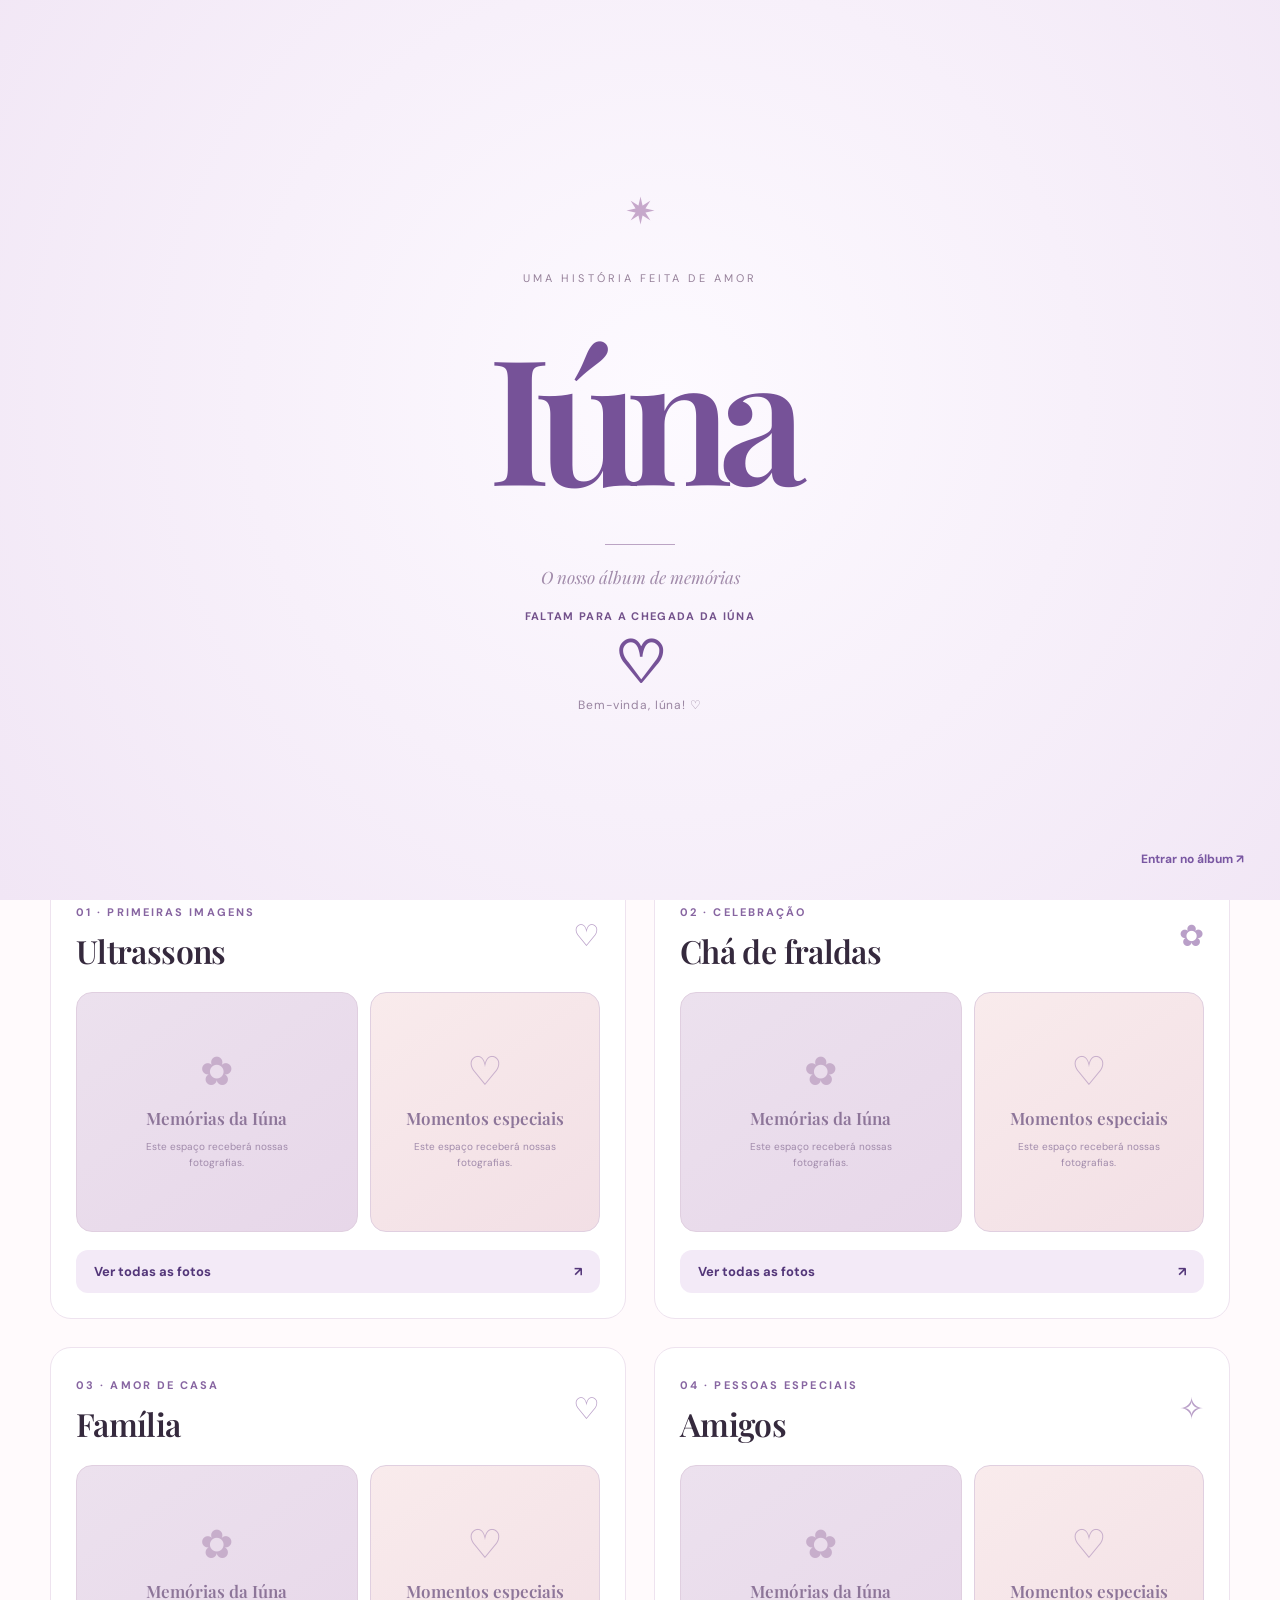
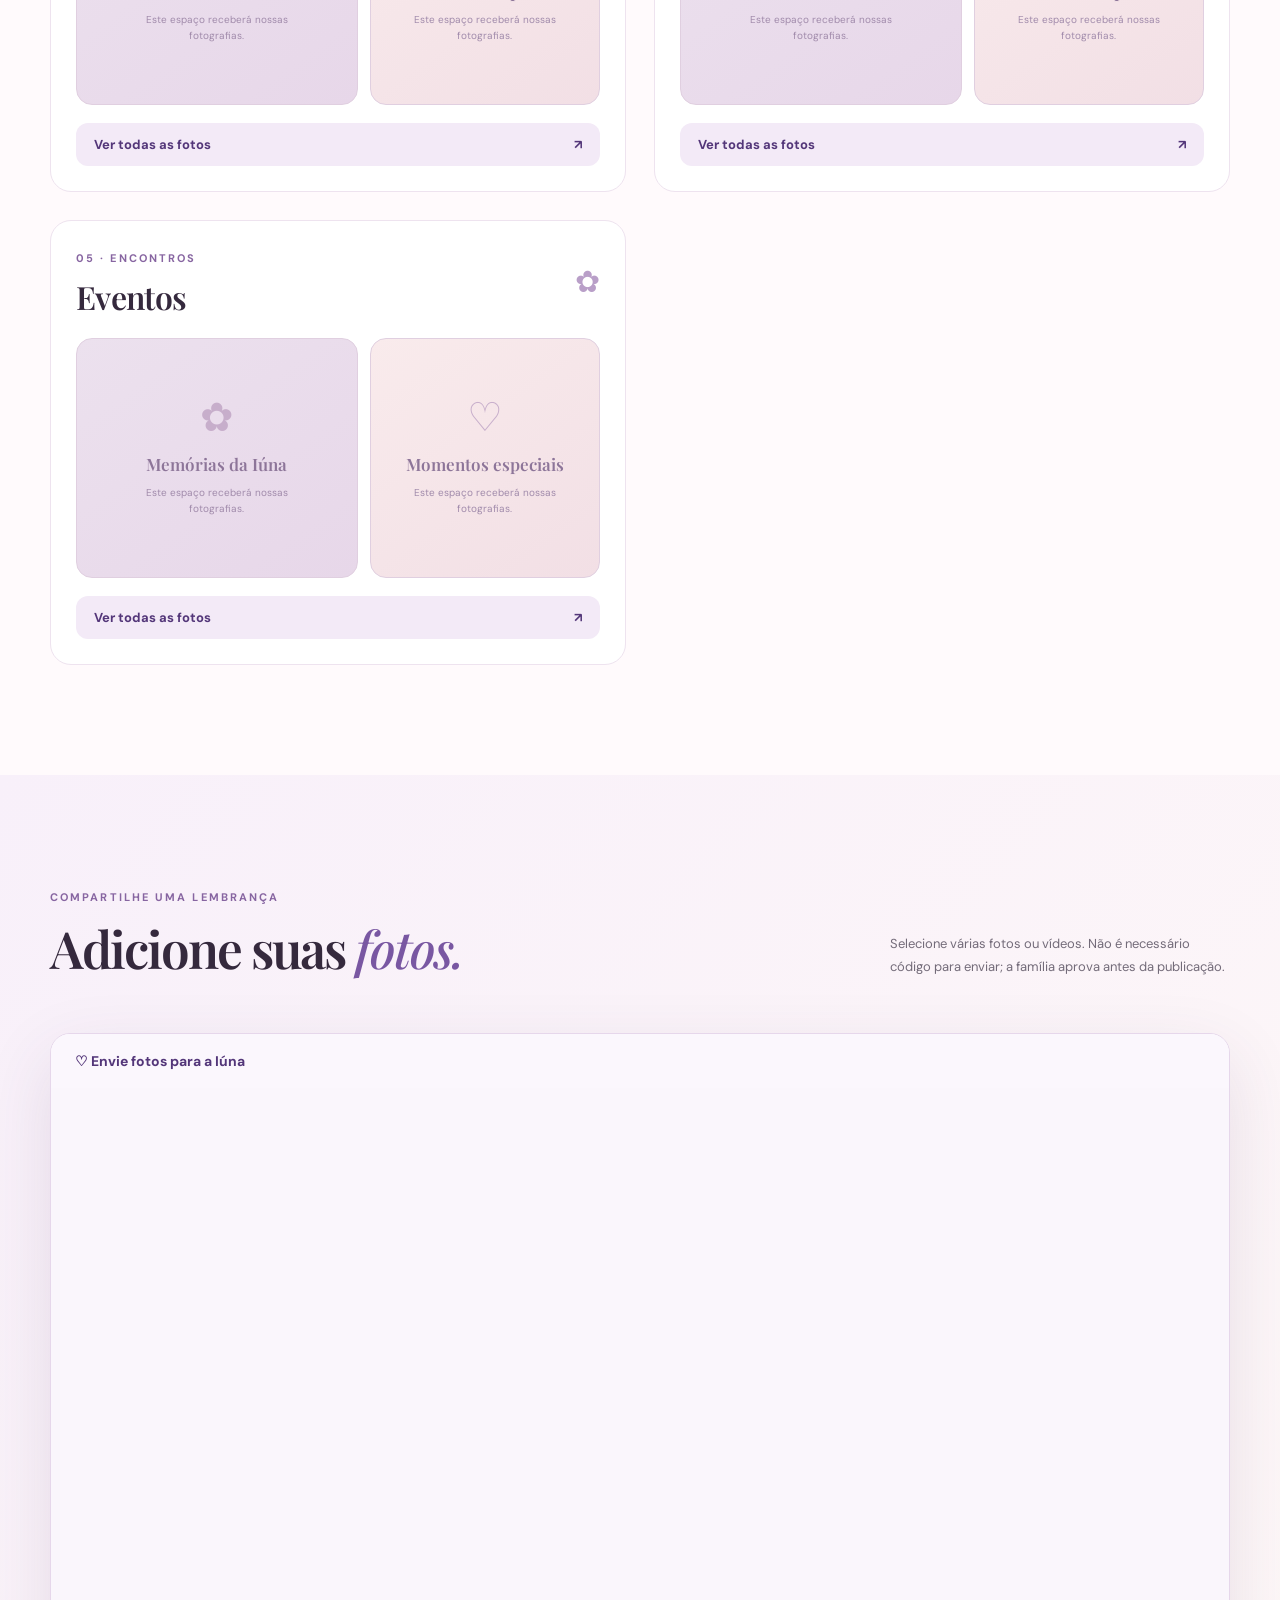
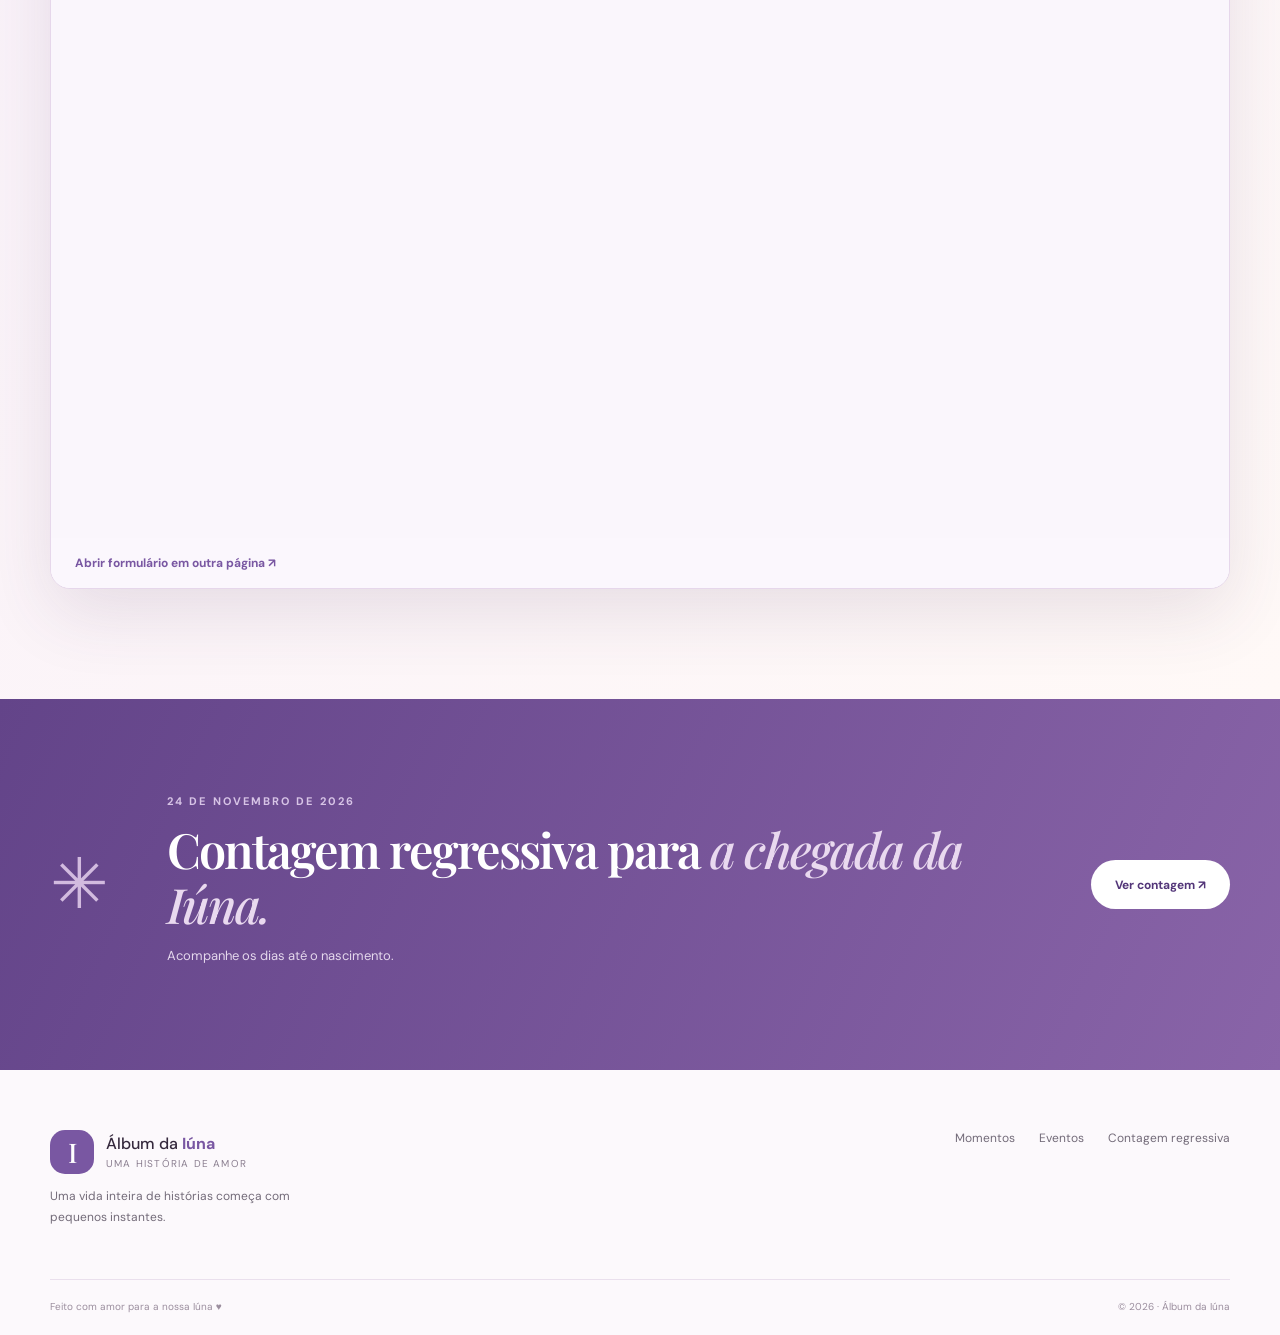
<file: index.html>
<!doctype html>
<html lang="pt-BR">
<head>
  <meta charset="utf-8">
  <meta name="viewport" content="width=device-width,initial-scale=1">
  <meta name="theme-color" content="#7957a2">
  <meta name="description" content="Álbum da Iúna — ultrassons, momentos em família, amigos, encontros e lembranças de uma espera cheia de amor.">
  <title>Álbum da Iúna — Cada momento, uma memória</title>
  <link rel="preconnect" href="https://fonts.googleapis.com">
  <link rel="preconnect" href="https://fonts.gstatic.com" crossorigin>
  <link href="https://fonts.googleapis.com/css2?family=DM+Sans:wght@400;500;600;700&family=Playfair+Display:ital,wght@0,500;0,600;0,700;1,500;1,600&display=swap" rel="stylesheet">
  <link rel="stylesheet" href="./assets/css/site.css">
  <script defer src="./assets/js/site.js"></script>
</head>
<body data-page="home">
  <a class="skip" href="#principal">Pular para o conteúdo</a>
  <div class="intro" id="intro" aria-label="Bem-vindo ao Álbum da Iúna">
    <div class="intro__inside">
      <span class="intro__star" aria-hidden="true">✷</span>
      <p>Uma história feita de amor</p>
      <strong id="introName">Iúna</strong>
      <span class="intro__line"></span>
      <small>O nosso álbum de memórias</small>
      <div class="intro-count" aria-label="Contagem regressiva para o nascimento"><span>Faltam para a chegada da Iúna</span><strong id="introDays">--</strong><span id="introRest">dias · --h --min --s</span></div>
    </div>
    <button class="intro__skip" id="skipIntro" type="button">Entrar no álbum ↗</button>
  </div>
  <a class="floating-count" id="floatingCount" href="./nascimento.html" aria-label="Ver contagem regressiva do nascimento da Iúna" hidden><span class="floating-count__heart">♡</span><span><small>Chegada da Iúna</small><strong id="floatingDays">-- dias</strong><small id="floatingRest">--h --min</small></span><span aria-hidden="true">↗</span></a>
  <header class="header">
    <div class="container header__in">
      <a class="logo" href="./index.html" aria-label="Álbum da Iúna — início"><span class="logo__mark">I</span><span>Álbum da <strong>Iúna</strong><small>uma história de amor</small></span></a>
      <button class="nav-toggle" id="navToggle" aria-controls="nav" aria-expanded="false" aria-label="Abrir menu"><span></span><span></span><span></span></button>
      <nav class="nav" id="nav" aria-label="Menu principal">
        <a href="#momentos">Momentos</a>
        <a href="#ultrassons">Ultrassons</a>
        <a href="#familia">Família</a>
        <a href="#amigos">Amigos</a>
        <a href="#eventos">Eventos</a>
        <a href="#enviar">Enviar fotos ♡</a>
        <a class="nav__special" href="./nascimento.html">Contagem regressiva <span>↗</span></a>
      </nav>
    </div>
  </header>
  <main id="principal">
<section class="hero hero--compact"><div class="container hero__layout">
  <div class="hero__content"><div class="eyebrow"><span class="eyebrow__dot"></span> ÁLBUM DA IÚNA</div>
  <h1>Momentos que ficam <em>para sempre.</em></h1>
  <p>Os ultrassons, a família, os amigos e os encontros que fazem parte da história da Iúna — tudo em um só lugar.</p>
  <div class="hero__actions"><a class="btn btn--primary" href="#momentos">Ver fotografias ↗</a><a class="btn btn--line" href="#enviar">Enviar minhas fotos ♡</a></div>
  <div class="hero__foot">Fotos publicadas após aprovação da família.</div></div>
  <div class="hero__art"><div class="art__arc art__arc--one"></div><div class="art__arc art__arc--two"></div><div class="art__frame"><span class="art__little">um álbum de amor</span><strong>Iúna</strong><span class="art__flower">✿</span><em>nossas memórias</em></div></div>
</div></section>
<section class="section gallery-home" id="momentos"><div class="container">
  <div class="section__heading"><div><span class="kicker">FOTOGRAFIAS</span><h2>Nossos <em>álbuns.</em></h2></div><p>Escolha um momento. Clique em uma foto para ampliar e ler a legenda.</p></div>
  <div class="gallery-home__grid">
    <article class="gallery-home__album" id="ultrassons"><div class="gallery-home__title"><div><span class="kicker">01 · PRIMEIRAS IMAGENS</span><h3>Ultrassons</h3></div><span>♡</span></div><div class="photo-group" id="galeria-ultrassons" data-album="ultrassons"></div><a class="album-open" href="./album.html?album=ultrassons" aria-label="Ver todas as fotos de Ultrassons">Ver todas as fotos <span>↗</span></a></article>
    <article class="gallery-home__album" id="cha"><div class="gallery-home__title"><div><span class="kicker">02 · CELEBRAÇÃO</span><h3>Chá de fraldas</h3></div><span>✿</span></div><div class="photo-group" id="galeria-cha" data-album="cha"></div><a class="album-open" href="./album.html?album=cha" aria-label="Ver todas as fotos de Chá de fraldas">Ver todas as fotos <span>↗</span></a></article>
    <article class="gallery-home__album" id="familia"><div class="gallery-home__title"><div><span class="kicker">03 · AMOR DE CASA</span><h3>Família</h3></div><span>♡</span></div><div class="photo-group" id="galeria-familia" data-album="familia"></div><a class="album-open" href="./album.html?album=familia" aria-label="Ver todas as fotos de Família">Ver todas as fotos <span>↗</span></a></article>
    <article class="gallery-home__album" id="amigos"><div class="gallery-home__title"><div><span class="kicker">04 · PESSOAS ESPECIAIS</span><h3>Amigos</h3></div><span>✧</span></div><div class="photo-group" id="galeria-amigos" data-album="amigos"></div><a class="album-open" href="./album.html?album=amigos" aria-label="Ver todas as fotos de Amigos">Ver todas as fotos <span>↗</span></a></article>
    <article class="gallery-home__album" id="eventos"><div class="gallery-home__title"><div><span class="kicker">05 · ENCONTROS</span><h3>Eventos</h3></div><span>✿</span></div><div class="photo-group" id="galeria-eventos" data-album="eventos"></div><a class="album-open" href="./album.html?album=eventos" aria-label="Ver todas as fotos de Eventos">Ver todas as fotos <span>↗</span></a></article>
  </div>
</div></section>
<section class="section upload-home" id="enviar"><div class="container">
 <div class="section__heading"><div><span class="kicker">COMPARTILHE UMA LEMBRANÇA</span><h2>Adicione suas <em>fotos.</em></h2></div><p>Selecione várias fotos ou vídeos. Não é necessário código para enviar; a família aprova antes da publicação.</p></div>
 <div class="upload-home__panel"><div class="upload-home__head">♡ Envie fotos para a Iúna</div><div id="uploadEmbed"><p class="upload-home__message">Carregando formulário…</p></div><div class="upload-home__foot"><a href="./enviar-fotos.html">Abrir formulário em outra página ↗</a></div></div>
</div></section>
<section class="arrival"><div class="container arrival__wrap"><span class="arrival__symbol">✳</span><div><span class="kicker">24 DE NOVEMBRO DE 2026</span><h2>Contagem regressiva para <em>a chegada da Iúna.</em></h2><p>Acompanhe os dias até o nascimento.</p></div><a class="btn btn--light" href="./nascimento.html">Ver contagem ↗</a></div></section>
</main>
    <footer class="footer"><div class="container footer__grid"><div><a class="logo logo--footer" href="./index.html"><span class="logo__mark">I</span><span>Álbum da <strong>Iúna</strong><small>uma história de amor</small></span></a><p>Uma vida inteira de histórias começa com pequenos instantes.</p></div><nav aria-label="Links do rodapé"><a href="#momentos">Momentos</a><a href="#eventos">Eventos</a><a href="./nascimento.html">Contagem regressiva</a></nav></div><div class="container footer__bottom"><span>Feito com amor para a nossa Iúna ♥</span><span>© 2026 · Álbum da Iúna</span></div></footer>
  <dialog class="lightbox" id="lightbox" aria-label="Visualização ampliada de fotografia"><button class="lightbox__close" type="button" data-close aria-label="Fechar">×</button><button type="button" class="lightbox__prev" data-step="-1" aria-label="Foto anterior">‹</button><figure><img id="lightboxImg" alt=""><figcaption><strong id="lightboxTitle"></strong><span id="lightboxCaption"></span></figcaption></figure><button type="button" class="lightbox__next" data-step="1" aria-label="Próxima foto">›</button></dialog>
</body></html>
</file>
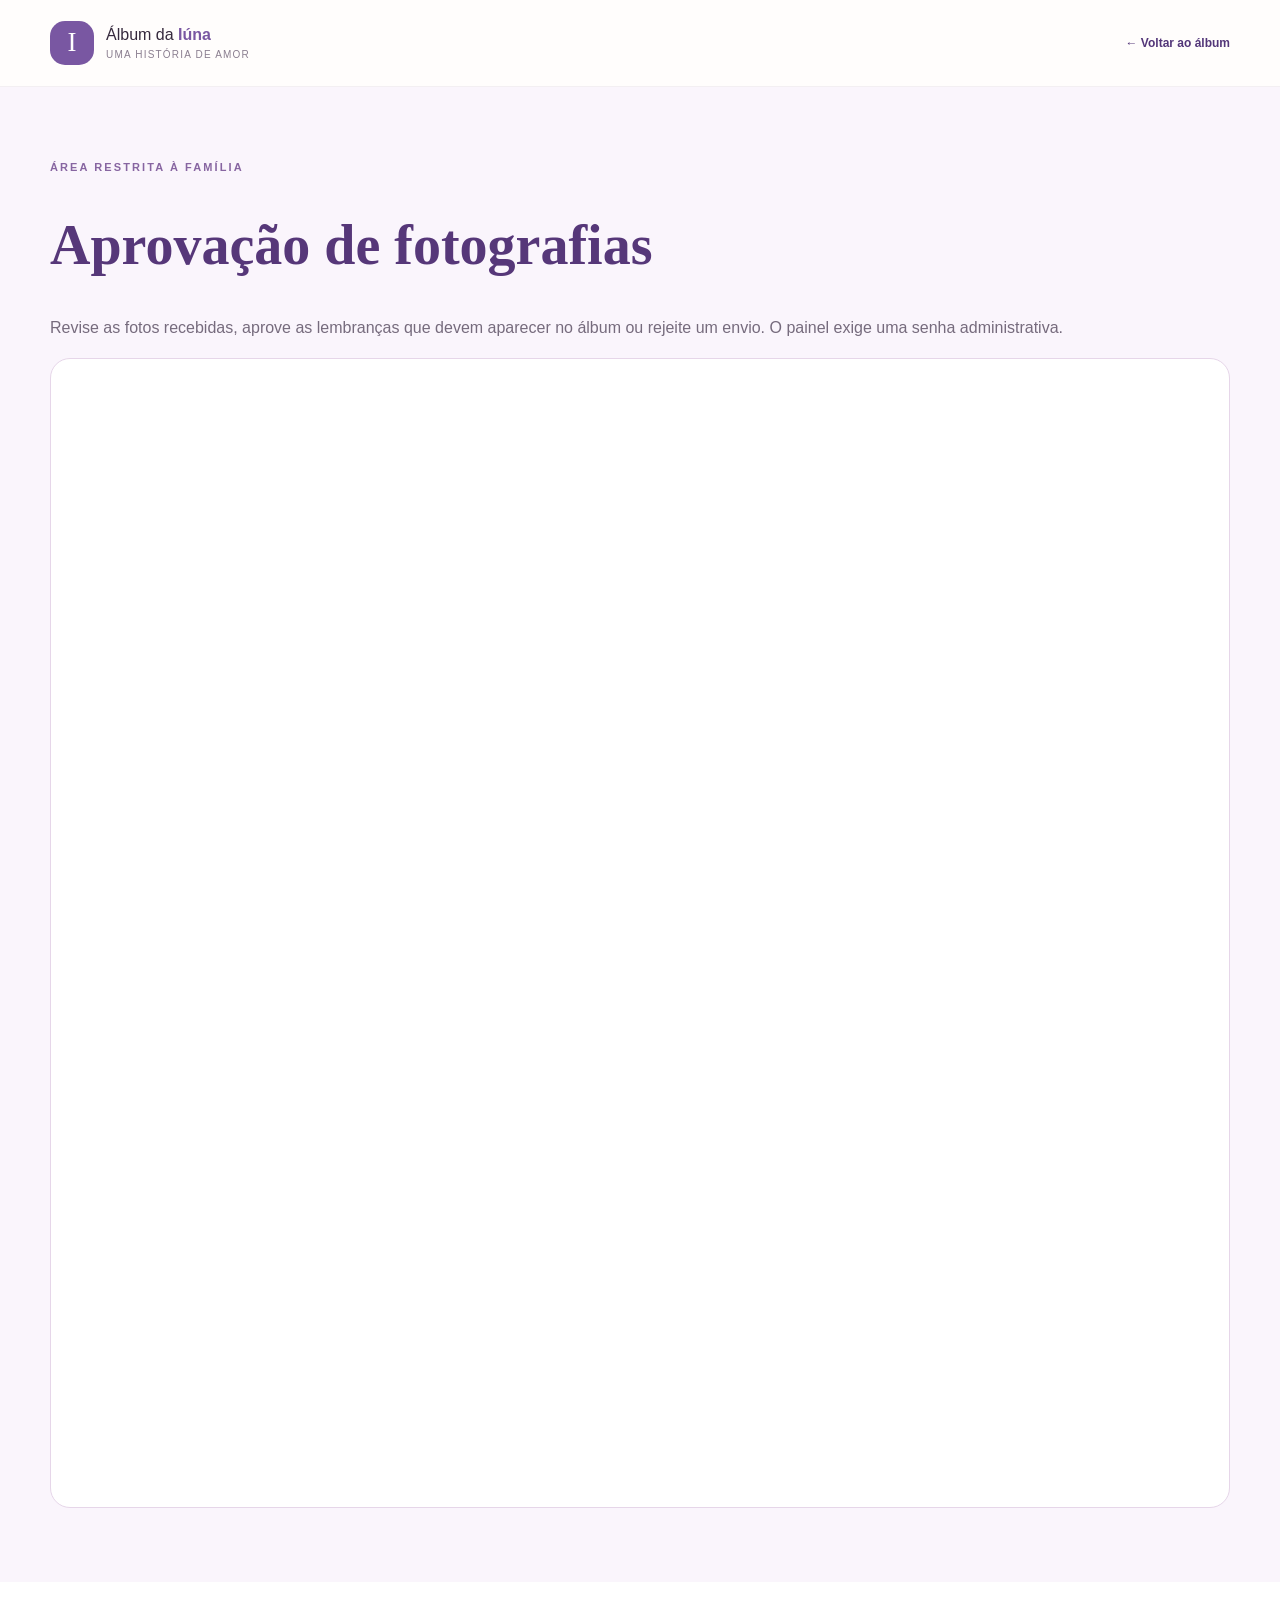
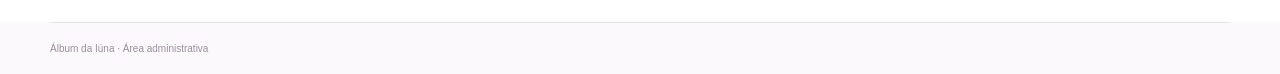
<file: admin.html>
<!doctype html><html lang="pt-BR"><head><meta charset="utf-8"><meta name="viewport" content="width=device-width,initial-scale=1"><title>Aprovar fotos · Álbum da Iúna</title><link rel="stylesheet" href="./assets/css/site.css"><style>.admin-main{min-height:80vh;padding:70px 0;background:#faf5fc}.admin-main h1{font:600 clamp(32px,5vw,56px) Georgia,serif;color:#563779}.admin-main p{color:#766b7d;line-height:1.75}.admin-frame{width:100%;height:1150px;border:1px solid #e6d6e9;background:#fff;border-radius:20px}.admin-message{padding:35px;border:1px solid #e6d6e9;border-radius:20px;background:#fff}</style></head><body><header class="header"><div class="container header__in"><a href="./index.html" class="logo"><span class="logo__mark">I</span><span>Álbum da <strong>Iúna</strong><small>uma história de amor</small></span></a><a href="./index.html" class="back-link">← Voltar ao álbum</a></div></header><main class="admin-main"><div class="container"><span class="kicker">ÁREA RESTRITA À FAMÍLIA</span><h1>Aprovação de fotografias</h1><p>Revise as fotos recebidas, aprove as lembranças que devem aparecer no álbum ou rejeite um envio. O painel exige uma senha administrativa.</p><div id="adminMount" class="admin-message" role="status">Carregando painel seguro…</div></div></main><footer class="footer footer--compact"><div class="container footer__bottom">Álbum da Iúna · Área administrativa</div></footer><script>fetch('./data/album.json',{cache:'no-store'}).then(r=>r.json()).then(data=>{const url=String(data.appsScriptUrl||''),m=document.getElementById('adminMount');if(!url.startsWith('https://script.google.com/macros/s/')||!url.endsWith('/exec')){m.textContent='Configure a URL do Apps Script no album.json.';return}const f=document.createElement('iframe');f.src=url+'?page=admin';f.title='Painel de aprovação de fotos';f.className='admin-frame';f.setAttribute('referrerpolicy','no-referrer');m.replaceChildren(f);m.classList.remove('admin-message')}).catch(()=>document.getElementById('adminMount').textContent='Não foi possível carregar a configuração.');</script></body></html>
</file>
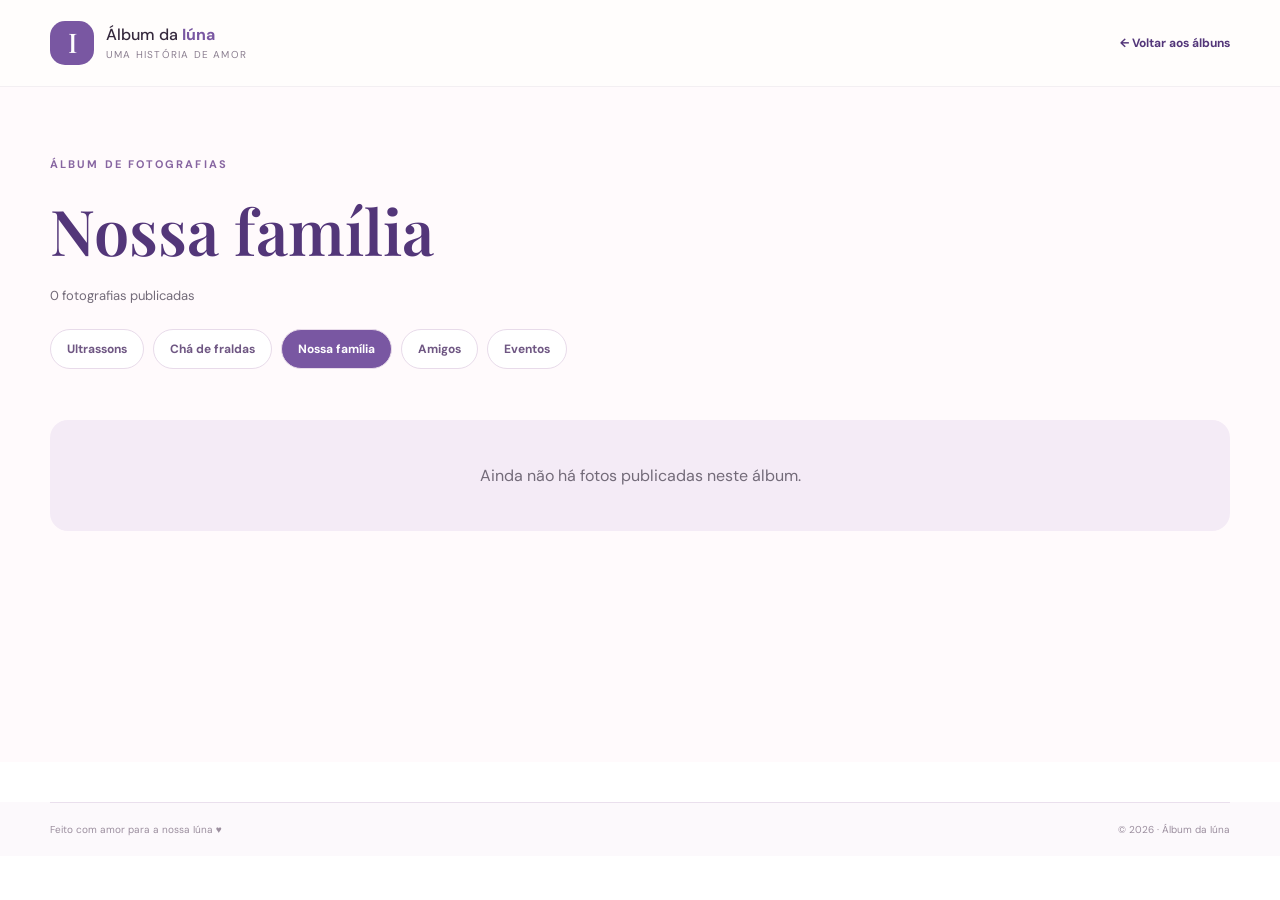
<file: album.html>
<!doctype html><html lang="pt-BR"><head><meta charset="utf-8"><meta name="viewport" content="width=device-width,initial-scale=1"><meta name="description" content="Veja todas as fotografias aprovadas do Álbum da Iúna."><title>Fotografias · Álbum da Iúna</title><link rel="preconnect" href="https://fonts.googleapis.com"><link rel="preconnect" href="https://fonts.gstatic.com" crossorigin><link href="https://fonts.googleapis.com/css2?family=DM+Sans:wght@400;500;600;700&family=Playfair+Display:ital,wght@0,500;0,600;0,700&display=swap" rel="stylesheet"><link rel="stylesheet" href="./assets/css/site.css"><script defer src="./assets/js/site.js"></script></head><body data-page="album">
<header class="header"><div class="container header__in"><a class="logo" href="./index.html"><span class="logo__mark">I</span><span>Álbum da <strong>Iúna</strong><small>uma história de amor</small></span></a><a href="./index.html#momentos" class="back-link">← Voltar aos álbuns</a></div></header>
<main class="album-page"><div class="container"><span class="kicker">ÁLBUM DE FOTOGRAFIAS</span><h1 id="albumTitle">Fotografias</h1><p class="album-page__meta" id="photoCount" aria-live="polite">Carregando fotografias…</p>
<nav class="album-categories" aria-label="Navegar entre álbuns"><a href="./album.html?album=ultrassons" data-album-link="ultrassons">Ultrassons</a><a href="./album.html?album=cha" data-album-link="cha">Chá de fraldas</a><a href="./album.html?album=familia" data-album-link="familia">Nossa família</a><a href="./album.html?album=amigos" data-album-link="amigos">Amigos</a><a href="./album.html?album=eventos" data-album-link="eventos">Eventos</a></nav>
<section aria-label="Fotografias do álbum"><div id="fullAlbum" class="photo-group" data-album="familia"></div></section></div></main>
<footer class="footer footer--compact"><div class="container footer__bottom"><span>Feito com amor para a nossa Iúna ♥</span><span>© 2026 · Álbum da Iúna</span></div></footer>
<dialog class="lightbox" id="lightbox" aria-label="Visualização ampliada de fotografia"><button class="lightbox__close" type="button" data-close aria-label="Fechar">×</button><button type="button" class="lightbox__prev" data-step="-1" aria-label="Foto anterior">‹</button><figure><img id="lightboxImg" alt=""><figcaption><strong id="lightboxTitle"></strong><span id="lightboxCaption"></span></figcaption></figure><button type="button" class="lightbox__next" data-step="1" aria-label="Próxima foto">›</button></dialog></body></html>
</file>
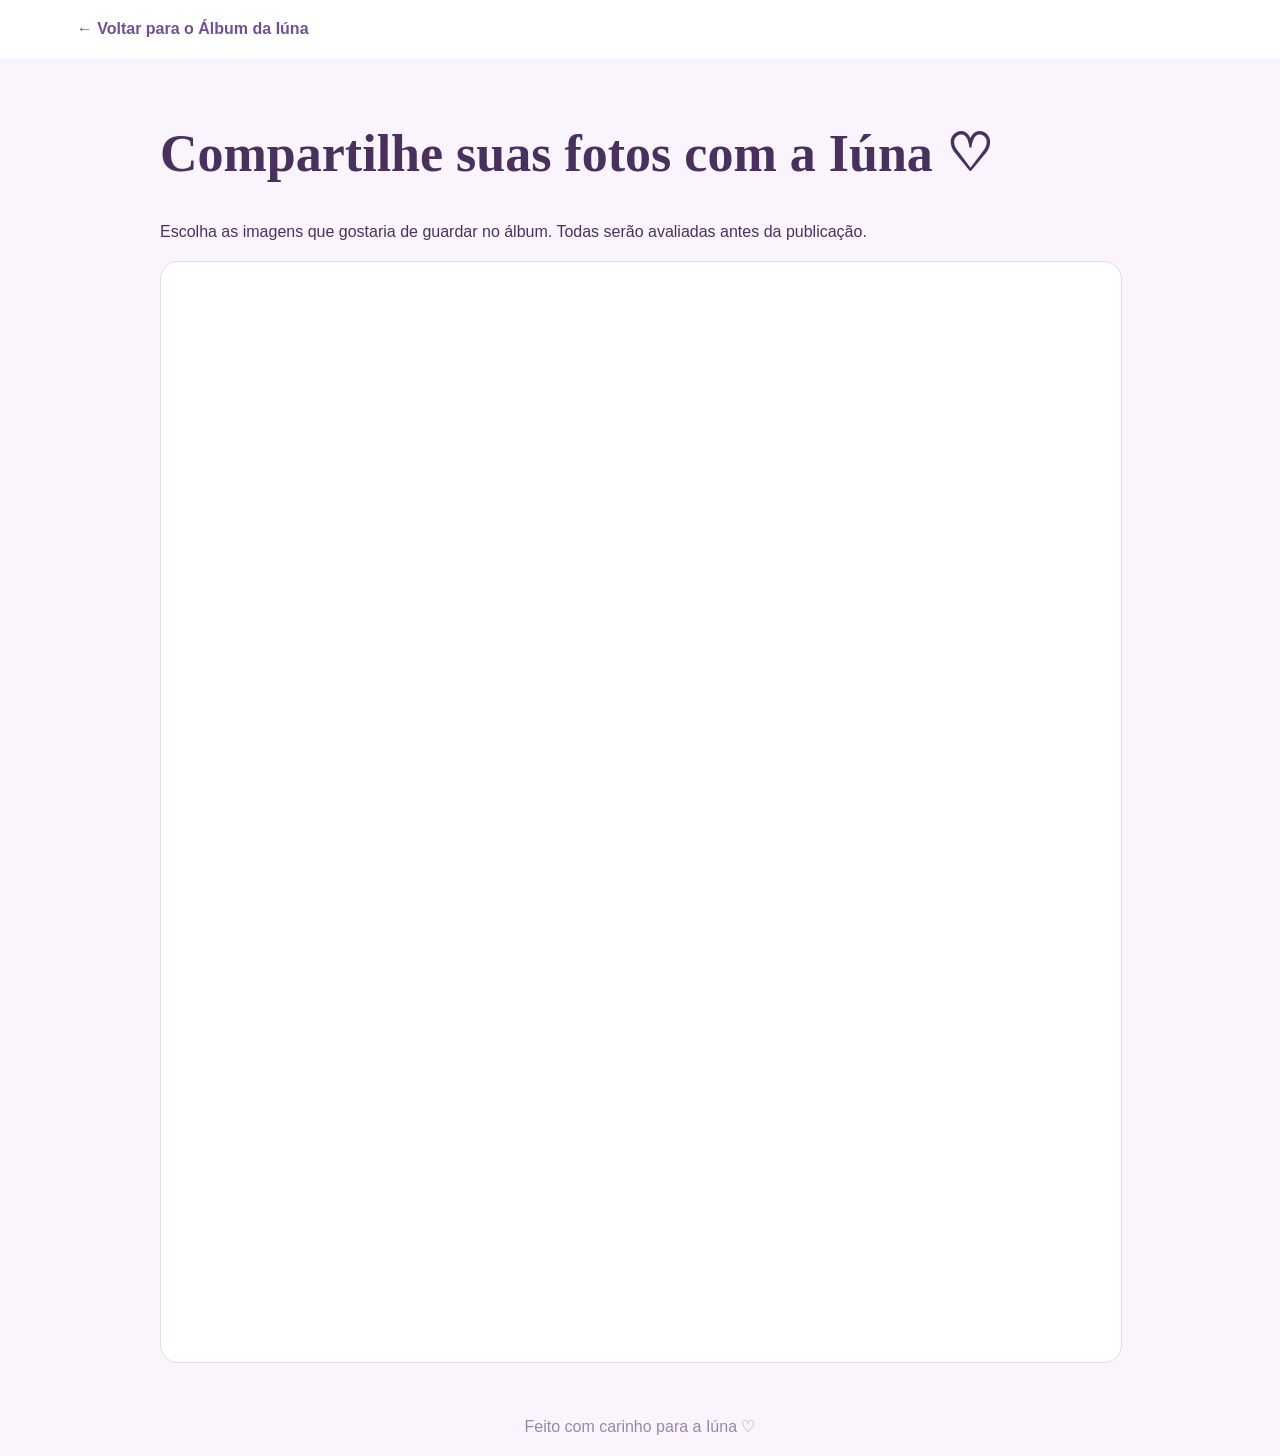
<file: enviar-fotos.html>
<!doctype html><html lang="pt-BR"><head><meta charset="utf-8"><meta name="viewport" content="width=device-width,initial-scale=1"><title>Enviar fotos · Álbum da Iúna</title><style>body{margin:0;font-family:Arial,sans-serif;background:#faf5fc;color:#4a315d}header{padding:20px 6%;background:#fff}header a{color:#725092;text-decoration:none;font-weight:700}main{max-width:960px;margin:auto;padding:30px 18px}h1{font:600 clamp(32px,6vw,52px) Georgia,serif}p{line-height:1.7}iframe{background:#fff;width:100%;height:1100px;border:1px solid #e5d8e9;border-radius:18px}footer{padding:20px;text-align:center;color:#9b85a9}</style></head><body><header><a href="./index.html">← Voltar para o Álbum da Iúna</a></header><main><h1>Compartilhe suas fotos com a Iúna ♡</h1><p>Escolha as imagens que gostaria de guardar no álbum. Todas serão avaliadas antes da publicação.</p><div id="mount">Carregando formulário…</div></main><footer>Feito com carinho para a Iúna ♡</footer><script>fetch("./data/album.json",{cache:"no-store"}).then(r=>r.json()).then(d=>{const url=String(d.appsScriptUrl||"");const m=document.getElementById("mount");if(!url.startsWith("https://script.google.com/macros/s/")||!url.endsWith("/exec")){m.textContent="Formulário ainda não configurado.";return;}const f=document.createElement("iframe");f.src=url;f.title="Enviar fotos para Iúna";m.replaceChildren(f);}).catch(()=>document.getElementById("mount").textContent="Erro ao carregar configuração.");</script></body></html>
</file>
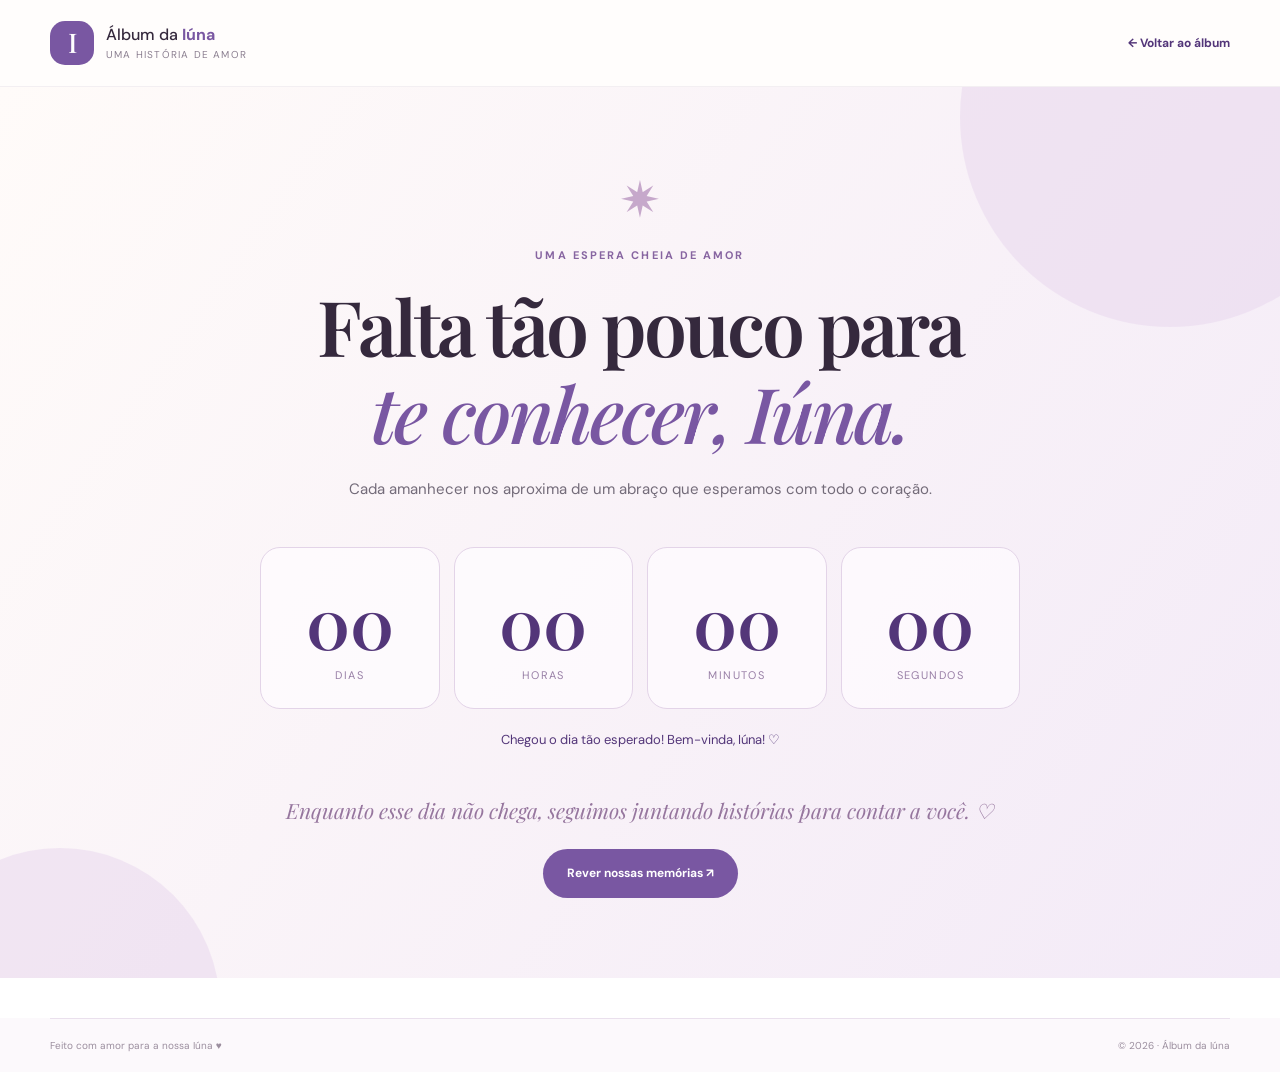
<file: nascimento.html>
<!doctype html><html lang="pt-BR"><head><meta charset="utf-8"><meta name="viewport" content="width=device-width,initial-scale=1"><meta name="theme-color" content="#7957a2"><meta name="description" content="Contagem regressiva para a chegada da Iúna."><title>Até a chegada da Iúna · Álbum da Iúna</title><link rel="preconnect" href="https://fonts.googleapis.com"><link rel="preconnect" href="https://fonts.gstatic.com" crossorigin><link href="https://fonts.googleapis.com/css2?family=DM+Sans:wght@400;500;600;700&family=Playfair+Display:ital,wght@0,500;0,600;0,700;1,500&display=swap" rel="stylesheet"><link rel="stylesheet" href="./assets/css/site.css"><script defer src="./assets/js/site.js"></script></head><body data-page="countdown">
<header class="header"><div class="container header__in"><a class="logo" href="./index.html"><span class="logo__mark">I</span><span>Álbum da <strong>Iúna</strong><small>uma história de amor</small></span></a><a class="back-link" href="./index.html">← Voltar ao álbum</a></div></header>
<main class="count-page"><div class="count-page__orb count-page__orb--a"></div><div class="count-page__orb count-page__orb--b"></div><div class="container count-page__content"><span class="count-page__star">✷</span><p class="kicker">UMA ESPERA CHEIA DE AMOR</p><h1>Falta tão pouco para <em>te conhecer, Iúna.</em></h1><p class="count-page__intro">Cada amanhecer nos aproxima de um abraço que esperamos com todo o coração.</p><div class="countdown" id="countdown" aria-label="Contagem regressiva"><div><strong id="days">—</strong><span>Dias</span></div><div><strong id="hours">—</strong><span>Horas</span></div><div><strong id="minutes">—</strong><span>Minutos</span></div><div><strong id="seconds">—</strong><span>Segundos</span></div></div><div class="count-status" id="countStatus" role="status" aria-live="polite">Preparando a nossa contagem...</div><p class="count-page__note">Enquanto esse dia não chega, seguimos juntando histórias para contar a você. ♡</p><a href="./index.html#momentos" class="btn btn--primary">Rever nossas memórias ↗</a></div></main>
<footer class="footer footer--compact"><div class="container footer__bottom"><span>Feito com amor para a nossa Iúna ♥</span><span>© 2026 · Álbum da Iúna</span></div></footer></body></html>
</file>
<file: assets/css/site.css>
:root{--ink:#35293d;--purple:#7957a2;--deep:#533679;--soft:#f4edf8;--cream:#fffaf6;--muted:#736b79;--line:#eae0ed;--pink:#f9e7e9;--sage:#eff2e9;--shadow:0 24px 70px rgba(76,49,93,.12)}
*{box-sizing:border-box}html{scroll-behavior:smooth;scroll-padding-top:90px}body{margin:0;font-family:"DM Sans",sans-serif;color:var(--ink);background:#fff}button,input{font:inherit}a{color:inherit;text-decoration:none}button{cursor:pointer}img{max-width:100%}[hidden]{display:none!important}em{color:var(--purple);font-weight:500}.container{width:min(1180px,calc(100% - 44px));margin:auto}.skip{position:absolute;top:-100px;left:10px;background:#fff;padding:10px;z-index:100}.skip:focus{top:10px}.header{position:sticky;top:0;z-index:30;background:rgba(255,253,252,.94);border-bottom:1px solid rgba(83,54,121,.07);backdrop-filter:blur(18px)}.header__in{min-height:86px;display:flex;align-items:center;justify-content:space-between;gap:30px}.logo{display:inline-flex;align-items:center;gap:12px;color:var(--ink);font-size:16px;font-weight:500;line-height:1.25;white-space:nowrap}.logo strong{color:var(--purple)}.logo small{display:block;font-weight:400;font-size:10px;letter-spacing:.12em;margin-top:4px;color:#8b7f90;text-transform:uppercase}.logo__mark{display:grid;place-items:center;width:44px;height:44px;border-radius:15px;background:var(--purple);color:#fff;font-family:"Playfair Display",serif;font-size:27px}.nav{display:flex;align-items:center;gap:clamp(12px,2vw,27px);font-size:12px;font-weight:700;color:#64596a}.nav a:hover,.back-link:hover{color:var(--purple)}.nav__special{background:var(--soft);padding:13px 17px;border-radius:100px;color:var(--deep)!important}.nav__special span{margin-left:4px}.nav-toggle{display:none;background:none;border:0;width:42px;height:42px}.nav-toggle span{display:block;width:24px;height:2px;margin:5px auto;background:var(--deep)}.hero{position:relative;min-height:720px;overflow:hidden;background:linear-gradient(118deg,#fffaf7 0%,#f9f3fb 62%,#f5edfa 100%)}.hero__layout{display:grid;grid-template-columns:1.12fr .88fr;align-items:center;gap:60px;padding:108px 0 102px;position:relative;z-index:1}.hero__content{max-width:650px}.eyebrow,.kicker{font-size:11px;font-weight:700;color:#8765a1;letter-spacing:.19em}.eyebrow{display:flex;align-items:center;gap:11px;text-transform:uppercase}.eyebrow__dot{width:9px;height:9px;background:#c5a0d4;border-radius:50%}.hero h1,.section h2,.arrival h2,.count-page h1{font-family:"Playfair Display",serif;font-weight:600;letter-spacing:-.04em;line-height:1.13}.hero h1{font-size:clamp(49px,5.2vw,78px);margin:24px 0}.hero h1 em{display:block}.hero__content>p{max-width:580px;color:var(--muted);font-size:16px;line-height:1.9}.hero__actions{display:flex;gap:13px;margin:30px 0;flex-wrap:wrap}.btn{display:inline-flex;align-items:center;justify-content:center;gap:14px;border-radius:100px;min-height:49px;padding:15px 24px;font-size:12px;font-weight:700;transition:transform .2s,box-shadow .2s}.btn:hover{transform:translateY(-3px);box-shadow:0 12px 25px rgba(83,54,121,.15)}.btn--primary{background:var(--purple);color:#fff}.btn--line{border:1px solid #e4d5eb;color:var(--deep);background:rgba(255,255,255,.65)}.btn--light{background:#fff;color:var(--deep)}.hero__foot{display:flex;gap:11px;align-items:center;font-size:11px;color:#92879b;margin-top:40px}.mini-heart{color:#c69fc8;font-size:17px}.hero__glow{position:absolute;border-radius:50%;filter:blur(2px)}.hero__glow--one{height:400px;width:400px;background:#f1dfe9;opacity:.4;right:-220px;top:-170px}.hero__glow--two{height:300px;width:300px;background:#ecdfef;opacity:.5;left:-160px;bottom:-150px}.hero__art{position:relative;height:510px;display:flex;align-items:center;justify-content:center}.art__arc{position:absolute;border:1px solid #dbc8df;border-radius:50%;width:470px;height:470px}.art__arc--two{width:390px;height:390px;transform:rotate(18deg);border-style:dashed;border-color:#e6d6e6}.art__frame{position:relative;width:305px;height:395px;background:linear-gradient(145deg,#fff,#fdf8f3);border:10px solid #fff;outline:1px solid #e9dce7;box-shadow:0 20px 65px #a58aad42;transform:rotate(-7deg);display:flex;align-items:center;justify-content:center;flex-direction:column;gap:10px;border-radius:160px 160px 22px 22px}.art__frame:before{content:"";position:absolute;inset:18px;border:1px solid #e6d8e5;border-radius:145px 145px 16px 16px}.art__frame strong{font:600 78px "Playfair Display",serif;color:var(--deep);line-height:1.2;position:relative}.art__little,.art__frame em{position:relative;font-size:13px;color:#a18e9c}.art__frame em{font-family:"Playfair Display",serif;font-size:18px}.art__flower{font-size:38px;color:#d4b4cf;position:relative}.art__seal{position:absolute;right:-18px;bottom:70px;display:grid;place-items:center;text-align:center;width:132px;height:132px;background:#c0a7ce;color:#fff;border-radius:50%;font-size:13px;line-height:1.4;transform:rotate(11deg);box-shadow:0 10px 25px #a58aad44}.art__spark{position:absolute;font-size:55px;color:#ddbbd5;left:20px;top:60px}.hero__bottom{display:flex;align-items:center;justify-content:center;gap:15px;color:#a794aa;font-weight:700;letter-spacing:.22em;font-size:9px;padding-bottom:24px}.hero__bottom span:last-child{font-size:19px}.section{padding:110px 0}.section__heading{display:flex;align-items:end;justify-content:space-between;gap:30px;margin-bottom:42px}.section__heading h2,.section-copy h2{font-size:clamp(36px,4vw,55px);margin:14px 0}.section__heading>p{max-width:340px;color:var(--muted);line-height:1.8;font-size:13px}.moments{background:#fff}.chapters{display:grid;grid-template-columns:repeat(4,minmax(0,1fr));gap:18px}.chapter{min-height:365px;display:flex;flex-direction:column;justify-content:space-between;border-radius:16px;padding:27px;overflow:hidden;position:relative;transition:transform .25s,box-shadow .25s}.chapter:hover{transform:translateY(-7px);box-shadow:var(--shadow)}.chapter--one{background:#efe8f5}.chapter--two{background:#f9e9e9}.chapter--three{background:#f3eddf}.chapter--four{background:#eaf0e9}.chapter__number{font-size:10px;letter-spacing:.15em;font-weight:700;color:#80698b}.chapter__ornament{position:absolute;right:12px;top:85px;font:100px "Playfair Display",serif;color:rgba(121,87,162,.14);transform:rotate(-17deg)}.chapter h3{font:600 33px/1.15 "Playfair Display",serif;margin:0 0 14px;letter-spacing:-.03em}.chapter p{font-size:12px;line-height:1.6;color:#786d7b;min-height:42px}.chapter__link{display:block;margin-top:18px;padding-top:15px;border-top:1px solid #9d859e42;color:var(--deep);font-size:11px;font-weight:700}.photo-section{border-top:1px solid #f0e9f0}.photo-section--blush{background:#fdf7f7}.photo-section--sage{background:#f6f8f3}.section-layout{display:grid;grid-template-columns:.75fr 1.25fr;align-items:center;gap:80px}.section-layout--reverse{grid-template-columns:1.25fr .75fr}.section-layout--reverse .section-copy{order:2}.section-layout--reverse .photo-group{order:1}.section-copy h2{margin:17px 0}.section-copy p{max-width:350px;color:var(--muted);line-height:1.9;font-size:14px}.text-link{display:inline-flex;margin-top:25px;gap:14px;color:var(--purple);font-size:12px;font-weight:700;border-bottom:1px solid #bd9eca;padding-bottom:10px}.photo-group{min-width:0;display:grid;grid-template-columns:1.1fr .9fr;gap:15px;min-height:350px}.photo-card,.photo-placeholder{border-radius:16px;overflow:hidden;background:#e9dfe8;position:relative;min-height:335px}.photo-card:nth-child(2),.photo-placeholder:nth-child(2){margin-top:40px}.photo-card button{display:block;background:none;border:0;padding:0;width:100%;height:100%;text-align:left}.photo-card img{position:absolute;inset:0;width:100%;height:100%;object-fit:cover;transition:transform .3s}.photo-card:hover img{transform:scale(1.05)}.photo-card__label{position:absolute;bottom:0;left:0;right:0;padding:42px 18px 18px;background:linear-gradient(transparent,#26162b99);color:#fff;font-weight:600;font-size:12px}.photo-placeholder{display:flex;align-items:center;justify-content:center;flex-direction:column;background:linear-gradient(145deg,#ece1ee,#e7d7e9);border:1px solid #e0cfe0;text-align:center;padding:20px;color:#a18bab}.photo-placeholder:nth-child(2){background:linear-gradient(145deg,#f9ebec,#f2dfe5)}.photo-placeholder__symbol{font:64px "Playfair Display",serif;color:#c7aecb;margin-bottom:12px}.photo-placeholder strong{font:600 21px "Playfair Display",serif;color:#8d7599}.photo-placeholder p{font-size:11px;line-height:1.6;max-width:170px}.events{background:#fff}.events__grid{display:grid;grid-template-columns:repeat(3,minmax(0,1fr));gap:18px}.event-card{min-height:330px;display:flex;align-items:flex-start;flex-direction:column;padding:35px;border:1px solid var(--line);border-radius:18px;transition:box-shadow .2s}.event-card:hover{box-shadow:var(--shadow)}.event-card__icon{display:grid;place-items:center;width:56px;height:56px;background:var(--soft);color:var(--purple);border-radius:18px;font-size:24px;margin-bottom:32px}.event-card__eyebrow{font-size:10px;letter-spacing:.15em;color:var(--purple);font-weight:700}.event-card h3{font:600 25px "Playfair Display",serif;margin:12px 0}.event-card p{font-size:12px;line-height:1.75;color:var(--muted);margin:0 0 24px}.event-card a,.event-card__label{color:var(--deep);font-size:12px;font-weight:700;margin-top:auto}.event-card--new{background:#faf6fc}.arrival{padding:90px 0;background:linear-gradient(115deg,#634489,#8964a8);color:#fff}.arrival__wrap{display:grid;grid-template-columns:85px 1fr auto;gap:32px;align-items:center}.arrival__symbol{font-size:70px;color:#d2bbdf}.arrival .kicker{color:#d7c4e6}.arrival h2{font-size:clamp(33px,3.8vw,52px);margin:12px 0}.arrival h2 em{color:#e9d9ef}.arrival p{font-size:13px;line-height:1.7;color:#e4d7ec}.footer{background:#fcf9fc;padding:60px 0 22px}.footer__grid{display:flex;justify-content:space-between;gap:40px}.footer__grid p{font-size:12px;color:var(--muted);max-width:290px;line-height:1.7}.footer__grid nav{display:flex;gap:24px;align-items:start;flex-wrap:wrap;font-size:12px;color:var(--muted)}.footer__bottom{border-top:1px solid var(--line);margin-top:40px;padding-top:20px;display:flex;justify-content:space-between;color:#9b8e9e;font-size:10px}.lightbox{background:#19141c;border:0;border-radius:18px;color:#fff;padding:30px;max-width:min(1000px,95vw);max-height:95vh}.lightbox::backdrop{background:#190e22dc}.lightbox figure{margin:0;text-align:center}.lightbox img{max-height:75vh;max-width:80vw;object-fit:contain}.lightbox figcaption{display:flex;flex-direction:column;gap:7px;font-size:12px;padding-top:12px}.lightbox figcaption span{color:#ddd0e4}.lightbox button{border:0;background:#ffffff32;color:#fff;border-radius:50%;width:35px;height:35px;font-size:22px}.lightbox__close{position:absolute;right:12px;top:10px}.lightbox__prev,.lightbox__next{position:absolute;top:48%}.lightbox__prev{left:8px}.lightbox__next{right:8px}
.intro{position:fixed;inset:0;z-index:100;background:radial-gradient(circle at 52% 44%,#fdfaff,#f1e6f5);display:flex;align-items:center;justify-content:center;transition:opacity .8s,visibility .8s}.intro.is-leaving{opacity:0;visibility:hidden;pointer-events:none}.intro__inside{text-align:center;position:relative}.intro__star{font-size:37px;color:#c6a8cb;display:block;margin-bottom:36px;animation:spinStar 12s linear infinite}.intro p{font-size:11px;letter-spacing:.28em;text-transform:uppercase;color:#96819a}.intro strong{display:block;font:600 clamp(80px,16vw,175px)/1.35 "Playfair Display",serif;color:#765298;letter-spacing:-.08em}.intro__line{width:70px;height:1px;background:#bba4c4;display:block;margin:12px auto 21px}.intro small{color:#a28cab;font-family:"Playfair Display",serif;font-style:italic;font-size:17px}.intro__skip{position:absolute;bottom:32px;right:30px;border:0;background:none;color:#7957a2;font-size:12px;font-weight:700}.intro--bloom strong{animation:introBloom 1.4s both}.intro--rise strong{animation:introRise 1.3s both}.intro--soft strong{animation:introSoft 1.5s both}.intro--flip strong{animation:introFlip 1.4s both}.intro--type strong{animation:introType 1.4s steps(5,end) both;overflow:hidden;white-space:nowrap;width:4.2ch;margin:auto}.intro--type .intro__inside{min-width:200px}@keyframes introBloom{from{opacity:0;transform:scale(.55);filter:blur(12px)}to{opacity:1;transform:scale(1);filter:blur(0)}}@keyframes introRise{from{opacity:0;transform:translateY(80px)}to{opacity:1;transform:translateY(0)}}@keyframes introSoft{from{opacity:0;letter-spacing:.3em}to{opacity:1;letter-spacing:-.08em}}@keyframes introFlip{from{opacity:0;transform:rotate(-13deg) scale(.6)}to{opacity:1;transform:rotate(0) scale(1)}}@keyframes introType{from{width:0}to{width:4.2ch}}@keyframes spinStar{to{transform:rotate(360deg)}}
.count-page{min-height:calc(100vh - 160px);display:flex;align-items:center;justify-content:center;position:relative;overflow:hidden;background:linear-gradient(125deg,#fffbf9,#f3eaf7);text-align:center;padding:80px 0}.count-page__content{position:relative;z-index:1;max-width:950px}.count-page__orb{position:absolute;border-radius:50%;background:#e8d5ed80}.count-page__orb--a{width:420px;height:420px;top:-180px;right:-100px}.count-page__orb--b{width:320px;height:320px;bottom:-190px;left:-100px}.count-page__star{font-size:50px;color:#c6a8cb;display:block;margin-bottom:15px}.count-page h1{font-size:clamp(44px,6vw,78px);max-width:880px;margin:20px auto}.count-page h1 em{display:block}.count-page__intro{color:var(--muted);line-height:1.8;font-size:15px}.countdown{display:grid;grid-template-columns:repeat(4,1fr);gap:14px;margin:44px auto 22px;max-width:760px}.countdown>div{border:1px solid #e3d4e8;background:#fffcffbb;padding:26px 12px;border-radius:20px}.countdown strong{font:600 clamp(38px,6vw,70px) "Playfair Display",serif;color:var(--deep);display:block}.countdown span{display:block;font-size:11px;text-transform:uppercase;letter-spacing:.13em;color:#987fa6}.count-status{font-size:13px;color:var(--deep);min-height:25px}.count-page__note{font:italic 21px "Playfair Display",serif;color:#96769e;margin:40px auto 25px}.back-link{font-size:12px;font-weight:700;color:var(--deep)}.footer--compact{padding:0 0 20px}
@media(max-width:980px){.nav-toggle{display:block}.nav{display:none;position:absolute;top:86px;left:0;right:0;background:#fff;flex-direction:column;align-items:stretch;gap:0;box-shadow:0 20px 35px #3c29401c;padding:14px 25px}.nav.is-open{display:flex}.nav a{padding:13px 0}.nav .nav__special{padding:15px}.hero__layout{gap:10px;grid-template-columns:1fr .75fr}.art__arc{width:320px;height:320px}.art__arc--two{width:270px;height:270px}.art__frame{width:230px;height:315px}.art__frame strong{font-size:58px}.art__seal{right:0;width:98px;height:98px;font-size:10px}.chapters{grid-template-columns:repeat(2,1fr)}.section-layout,.section-layout--reverse{gap:35px}.arrival__wrap{grid-template-columns:60px 1fr}.arrival .btn{grid-column:2;justify-self:start}}
@media(max-width:680px){.container{width:min(100% - 36px,1180px)}.header__in{min-height:72px}.nav{top:72px}.hero{min-height:0}.hero__layout{grid-template-columns:1fr;gap:10px;padding:70px 0 40px}.hero h1{font-size:clamp(45px,10.5vw,64px)}.hero__content>p{font-size:14px}.hero__art{height:340px;margin:20px 0}.art__arc{width:310px;height:310px}.art__frame{height:275px;width:210px}.art__frame strong{font-size:50px}.art__seal{right:4%;bottom:10px}.hero__foot{margin-top:20px}.section{padding:70px 0}.section__heading{display:block}.section__heading h2,.section-copy h2{font-size:40px}.section__heading>p{max-width:none}.chapters{gap:10px}.chapter{min-height:290px;padding:18px}.chapter h3{font-size:25px}.chapter__number{font-size:8px}.chapter__ornament{font-size:70px;top:75px}.chapter p{font-size:11px}.chapter__link{font-size:10px}.section-layout,.section-layout--reverse{grid-template-columns:1fr;gap:20px}.section-layout--reverse .section-copy{order:0}.section-layout--reverse .photo-group{order:1}.photo-group{min-height:240px}.photo-card,.photo-placeholder{min-height:240px}.events__grid{grid-template-columns:1fr}.event-card{min-height:260px}.arrival__wrap{grid-template-columns:1fr;gap:12px}.arrival .btn{grid-column:1}.arrival__symbol{font-size:46px}.footer__grid{flex-direction:column}.footer__bottom{gap:12px;flex-wrap:wrap}.countdown{gap:7px}.countdown>div{padding:20px 2px;border-radius:13px}.countdown strong{font-size:38px}.countdown span{font-size:9px}.count-page{padding:55px 0}.count-page h1{font-size:45px}.intro__skip{right:20px}}
@media(prefers-reduced-motion:reduce){*,*:before,*:after{animation-duration:.01ms!important;transition-duration:.01ms!important;scroll-behavior:auto!important}}


/* Página inicial compacta: um único bloco por álbum. */
.hero--compact{min-height:0}.hero--compact .hero__layout{padding-top:68px;padding-bottom:68px}.hero--compact .hero__art{height:360px}.hero--compact .art__arc--one{width:330px;height:330px}.hero--compact .art__arc--two{width:290px;height:290px}.hero--compact .art__frame{height:300px;width:235px}.hero--compact .art__frame strong{font-size:55px}.hero--compact h1{font-size:clamp(43px,4.7vw,70px)}
.gallery-home{background:#fffafc}.gallery-home__grid{display:grid;grid-template-columns:repeat(2,minmax(0,1fr));gap:28px}.gallery-home__album{background:white;border:1px solid #eee3ef;border-radius:21px;padding:25px;min-width:0}.gallery-home__title{display:flex;align-items:center;justify-content:space-between;margin-bottom:20px}.gallery-home__title h3{font:600 32px "Playfair Display",serif;letter-spacing:-.02em;margin:8px 0 0}.gallery-home__title>span{font-size:30px;color:#b99fc8}.gallery-home .photo-group{min-height:230px;gap:12px}.gallery-home .photo-card,.gallery-home .photo-placeholder{min-height:240px}.gallery-home .photo-card:nth-child(2),.gallery-home .photo-placeholder:nth-child(2){margin-top:0}.gallery-home .photo-placeholder__symbol{font-size:40px}.gallery-home .photo-placeholder strong{font-size:17px}.gallery-home .photo-placeholder p{font-size:10px}
.upload-home{background:linear-gradient(130deg,#f8f0fa,#fff9f7)}.upload-home__panel{background:#fff;overflow:hidden;border-radius:20px;border:1px solid #e6d7eb;box-shadow:var(--shadow)}.upload-home__head{padding:18px 24px;background:#fbf7fd;color:var(--deep);font-weight:700;font-size:14px}.upload-home__message{padding:35px;color:var(--muted)}.upload-home__foot{padding:17px 24px;background:#fbf7fd;font-weight:700;color:var(--purple);font-size:12px}.upload-home iframe{width:100%;border:0;display:block;height:1100px}
@media(max-width:760px){.gallery-home__grid{grid-template-columns:1fr}.gallery-home__album{padding:17px}.gallery-home__title h3{font-size:27px}.gallery-home .photo-card,.gallery-home .photo-placeholder{min-height:190px}.hero--compact .hero__layout{padding-top:50px;padding-bottom:35px}}

.album-open{display:flex;justify-content:space-between;align-items:center;margin-top:18px;padding:13px 18px;border-radius:12px;background:#f3eaf7;color:var(--deep);font-weight:700;font-size:13px}.album-open:hover{background:#e9daef}.album-page{min-height:75vh;background:#fffafc;padding:65px 0 100px}.album-page h1{font:600 clamp(38px,5.5vw,63px) "Playfair Display",serif;color:var(--deep);margin:15px 0}.album-page__meta{font-size:13px;color:var(--muted)}.album-categories{display:flex;flex-wrap:wrap;gap:9px;margin:25px 0 35px}.album-categories a{padding:11px 16px;border:1px solid #e8dbea;border-radius:50px;color:#6f5783;font-size:12px;font-weight:700;background:#fff}.album-categories a[aria-current=page],.album-categories a:hover{color:#fff;background:var(--purple)}.album-page .photo-group{display:grid;grid-template-columns:repeat(3,minmax(0,1fr));gap:20px;min-height:0}.album-page .photo-card{height:280px;min-height:0}.album-page .photo-card:nth-child(2){margin-top:0}.album-empty{grid-column:1/-1;padding:45px 25px;text-align:center;background:#f4ebf6;border-radius:18px;color:var(--muted)}@media(max-width:850px){.album-page .photo-group{grid-template-columns:repeat(2,minmax(0,1fr))}}@media(max-width:550px){.album-page .photo-group{grid-template-columns:1fr}.album-page .photo-card{height:320px}}

/* Contador durante a abertura e mini contador fixo após carregamento */
.intro-count{display:flex;align-items:center;flex-direction:column;gap:5px;margin:20px auto 0;color:#73528c;animation:introRise .8s 1.1s both}
.intro-count>span:first-child{font-size:11px;font-weight:700;letter-spacing:.12em;text-transform:uppercase}
.intro-count>strong{font:600 clamp(35px,6vw,58px)/1.1 "Playfair Display",serif!important;letter-spacing:0!important;color:#765298}
.intro-count>span:last-child{font-size:12px;letter-spacing:.07em;color:#9985a1}
.floating-count{position:fixed;bottom:22px;right:22px;z-index:50;display:flex;align-items:center;gap:10px;padding:12px 16px;background:rgba(255,250,255,.96);border:1px solid #e1cee7;border-radius:18px;box-shadow:0 8px 30px #53367933;color:#553779;backdrop-filter:blur(12px);transition:transform .2s}
.floating-count:hover{transform:translateY(-3px)}
.floating-count__heart{font-size:30px;color:#b792c6}
.floating-count span:nth-child(2){display:flex;flex-direction:column;gap:2px}
.floating-count strong{font-size:18px;font-weight:700}
.floating-count small{font-size:10px;color:#876f99}
@media(max-width:600px){.floating-count{right:12px;bottom:12px;padding:10px 12px;gap:8px}.floating-count strong{font-size:15px}.floating-count__heart{font-size:23px}.intro-count{margin-top:12px}}
</file>
